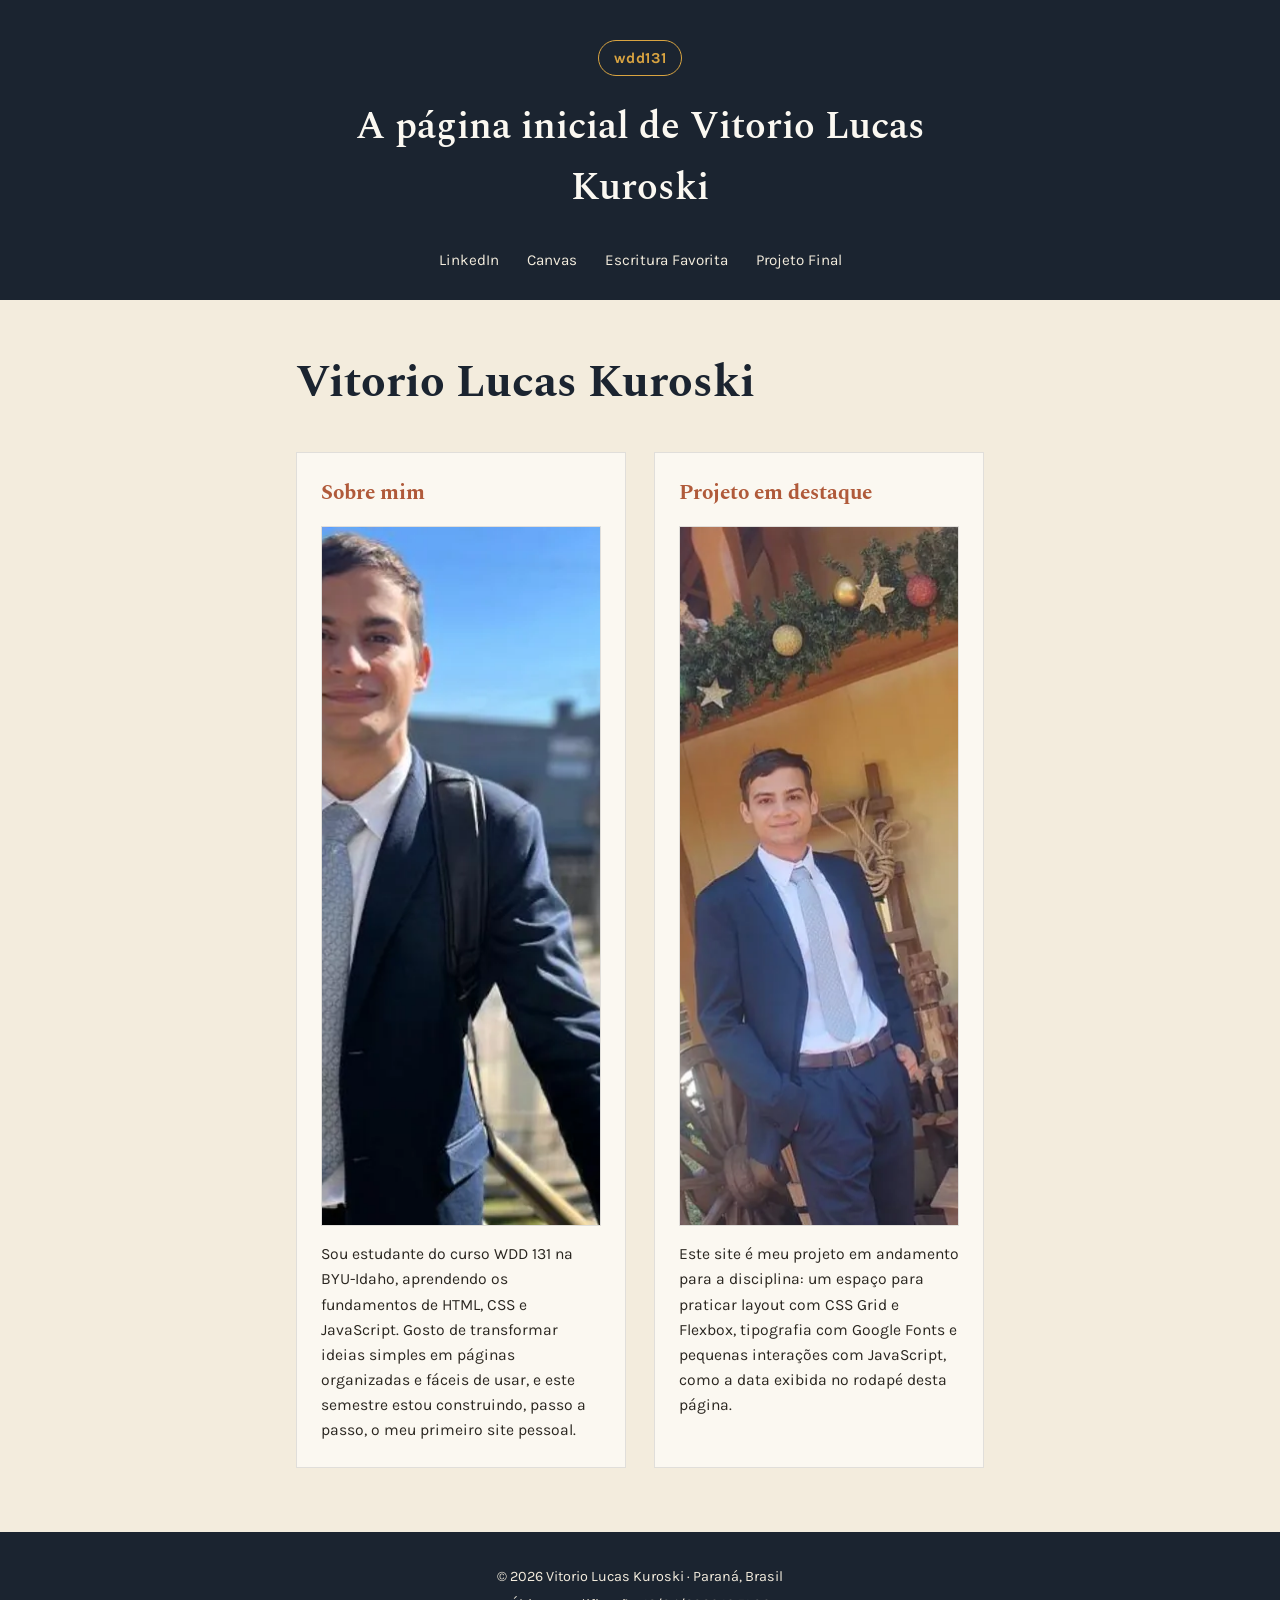
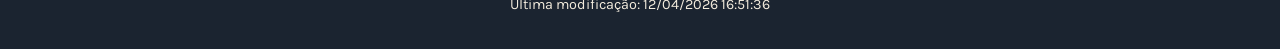
<file: index.html>
<!DOCTYPE html>
<html lang="pt-BR">
<head>
  <meta charset="UTF-8">
  <meta name="viewport" content="width=device-width, initial-scale=1.0">
  <title>WDD 131 – Fundamentos da Web Dinâmica - Vitorio Lucas Kuroski</title>
  <meta name="description" content="WDD 131 – Fundamentos da Web Dinâmica. Página inicial de Vitorio Lucas Kuroski, estudante do curso, com projetos e recursos de HTML, CSS e JavaScript.">
  <meta name="author" content="Vitorio Lucas Kuroski">

  <link rel="preconnect" href="https://fonts.googleapis.com">
  <link rel="preconnect" href="https://fonts.gstatic.com" crossorigin>
  <link href="https://fonts.googleapis.com/css2?family=Spectral:wght@400;600;700&family=Karla:wght@400;500;700&display=swap" rel="stylesheet">

  <link rel="stylesheet" href="estilos/base.css">
  <script src="scripts/obterdatas.js" defer></script>
</head>
<body>

  <header>
    <span class="logo">wdd131</span>
    <h1>A página inicial de Vitorio Lucas Kuroski</h1>
    <nav>
      <ul>
        <li><a href="https://www.linkedin.com/in/vitorio-kuroski" target="_blank" rel="noopener">LinkedIn</a></li>
        <li><a href="https://byupw.instructure.com/" target="_blank" rel="noopener">Canvas</a></li>
        <li><a href="https://www.churchofjesuschrist.org/study/scriptures/bofm/2-ne/28?lang=por&id=p30#p30" target="_blank" rel="noopener">Escritura Favorita</a></li>
        <li><a href="projeto/planejamentodosite.html">Projeto Final</a></li>
      </ul>
    </nav>
  </header>

  <main>
    <h1>Vitorio Lucas Kuroski</h1>

    <div class="cards">
      <section class="card">
        <h2>Sobre mim</h2>
        <img src="imagens/perfil-codigo.webp" alt="Vitorio Lucas Kuroski sorrindo ao ar livre, vestindo terno" width="900" height="700" loading="lazy">
        <p>
          Sou estudante do curso WDD 131 na BYU-Idaho, aprendendo os fundamentos
          de HTML, CSS e JavaScript. Gosto de transformar ideias simples em
          páginas organizadas e fáceis de usar, e este semestre estou
          construindo, passo a passo, o meu primeiro site pessoal.
        </p>
      </section>

      <section class="card">
        <h2>Projeto em destaque</h2>
        <img src="imagens/layout-projeto.webp" alt="Vitorio Lucas Kuroski em um ambiente decorado" width="900" height="700" loading="lazy">
        <p>
          Este site é meu projeto em andamento para a disciplina: um espaço
          para praticar layout com CSS Grid e Flexbox, tipografia com Google
          Fonts e pequenas interações com JavaScript, como a data exibida
          no rodapé desta página.
        </p>
      </section>
    </div>
  </main>

  <footer>
    <p>&copy; <span id="anoatual"></span> Vitorio Lucas Kuroski · Paraná, Brasil</p>
    <p id="ultimaModificacao"></p>
  </footer>

</body>
</html>
</file>
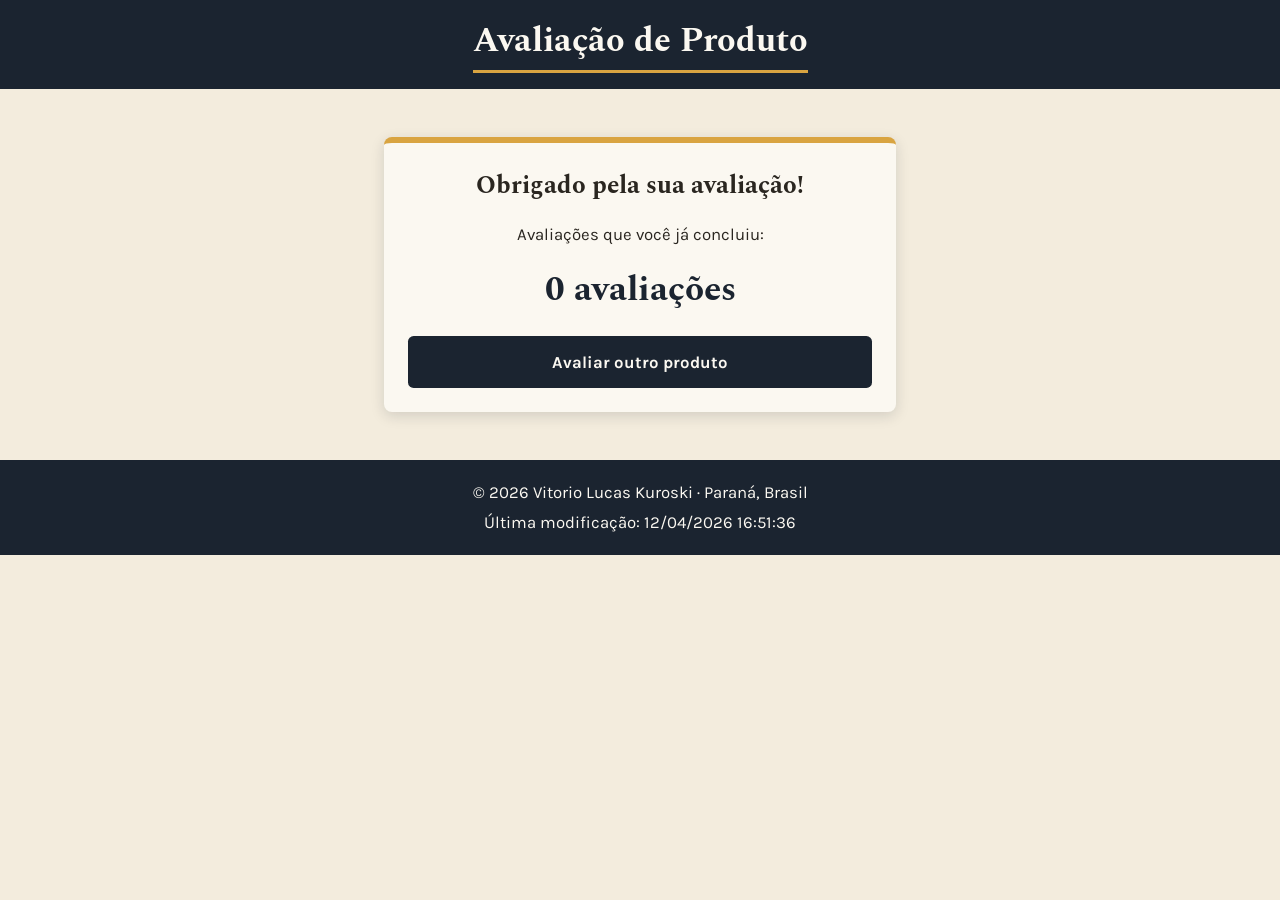
<file: avaliacao.html>
<!DOCTYPE html>
<html lang="pt-BR">
<head>
  <meta charset="UTF-8">
  <meta name="viewport" content="width=device-width, initial-scale=1.0">
  <title>Avaliação Enviada - Vitorio Lucas Kuroski</title>
  <meta name="description" content="Confirmação do envio da avaliação de produto, com o número de avaliações que você já concluiu.">
  <meta name="author" content="Vitorio Lucas Kuroski">
  <link rel="icon" href="imagens/favicon.svg" type="image/svg+xml">

  <link rel="preconnect" href="https://fonts.googleapis.com">
  <link rel="preconnect" href="https://fonts.gstatic.com" crossorigin>
  <link href="https://fonts.googleapis.com/css2?family=Spectral:wght@600;700&family=Karla:wght@400;600;700&display=swap" rel="stylesheet">

  <link rel="stylesheet" href="estilos/formulario.css">
  <script src="scripts/produtos.js" defer></script>
  <script src="scripts/avaliacao.js" defer></script>
  <script src="scripts/obterdatas.js" defer></script>
</head>
<body>

  <header>
    <h1>Avaliação de Produto</h1>
  </header>

  <main>
    <section class="confirmacao">
      <h2>Obrigado pela sua avaliação!</h2>
      <p id="resumo"></p>
      <p>Avaliações que você já concluiu:</p>
      <p id="contador" class="contador">0 avaliações</p>
      <a href="formulario.html" class="botao">Avaliar outro produto</a>
    </section>
  </main>

  <footer>
    <p>&copy; <span id="anoatual"></span> Vitorio Lucas Kuroski · Paraná, Brasil</p>
    <p id="ultimaModificacao"></p>
  </footer>

</body>
</html>
</file>
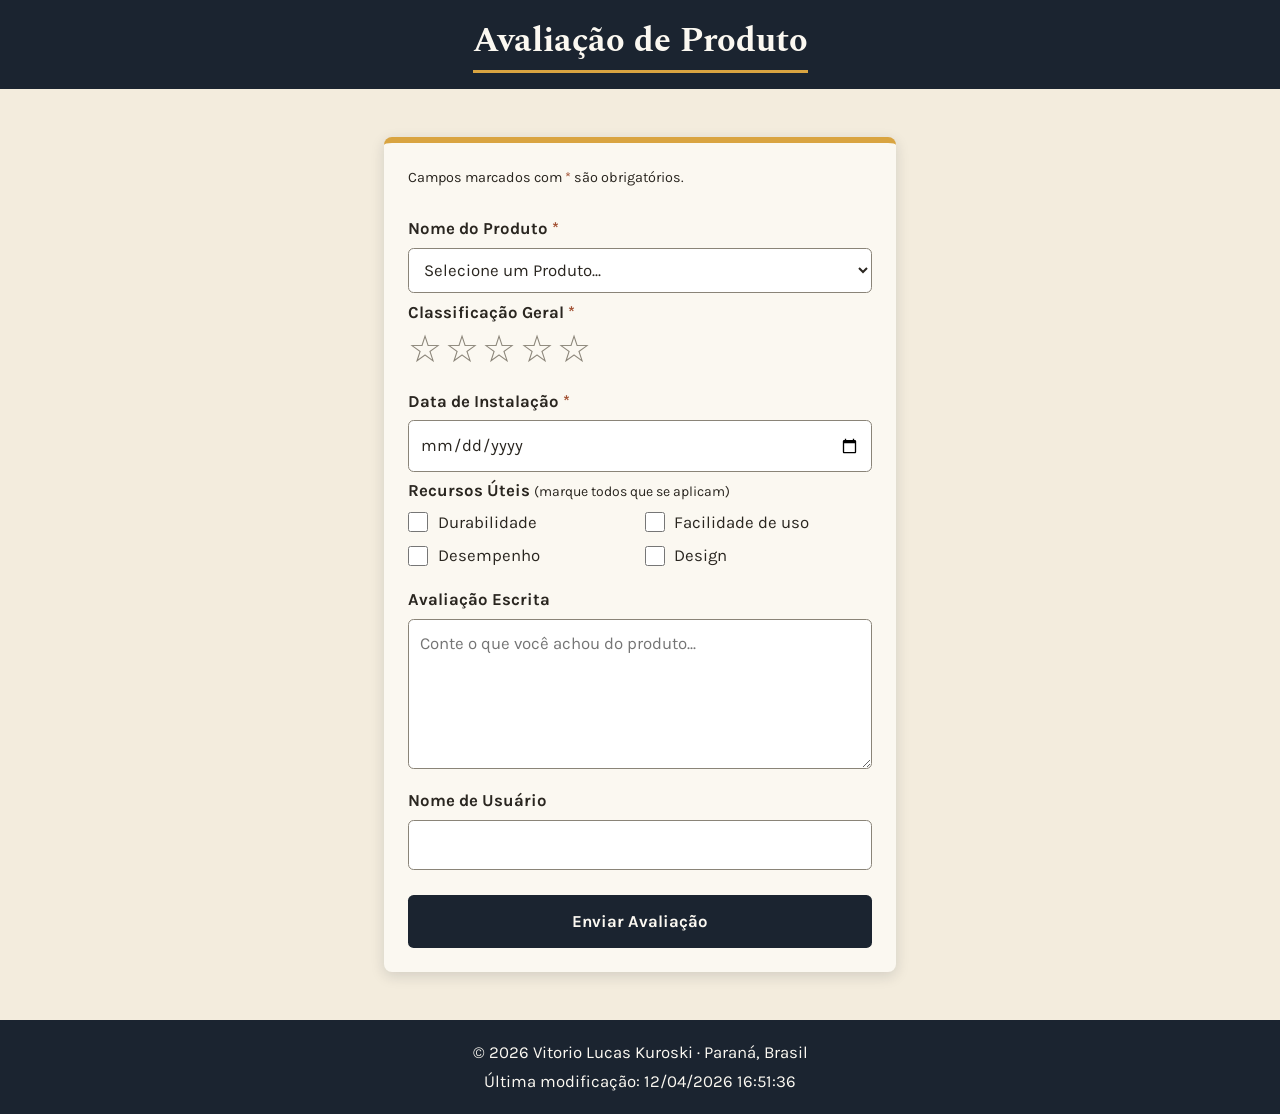
<file: formulario.html>
<!DOCTYPE html>
<html lang="pt-BR">
<head>
  <meta charset="UTF-8">
  <meta name="viewport" content="width=device-width, initial-scale=1.0">
  <title>Avaliação de Produto - Vitorio Lucas Kuroski</title>
  <meta name="description" content="Formulário de avaliação de produto: escolha o produto, dê uma nota de 1 a 5 estrelas, informe a data de instalação e conte o que achou.">
  <meta name="author" content="Vitorio Lucas Kuroski">
  <link rel="icon" href="imagens/favicon.svg" type="image/svg+xml">

  <link rel="preconnect" href="https://fonts.googleapis.com">
  <link rel="preconnect" href="https://fonts.gstatic.com" crossorigin>
  <link href="https://fonts.googleapis.com/css2?family=Spectral:wght@600;700&family=Karla:wght@400;600;700&display=swap" rel="stylesheet">

  <link rel="stylesheet" href="estilos/formulario.css">
  <script src="scripts/produtos.js" defer></script>
  <script src="scripts/formulario.js" defer></script>
  <script src="scripts/obterdatas.js" defer></script>
</head>
<body>

  <header>
    <h1>Avaliação de Produto</h1>
  </header>

  <main>
    <form action="avaliacao.html" method="get">

      <p class="aviso">Campos marcados com <span class="obrigatorio">*</span> são obrigatórios.</p>

      <label for="produto">Nome do Produto <span class="obrigatorio">*</span></label>
      <select id="produto" name="produto" required>
        <option value="" disabled selected>Selecione um Produto...</option>
      </select>

      <fieldset class="estrelas">
        <legend>Classificação Geral <span class="obrigatorio">*</span></legend>
        <input type="radio" id="nota1" name="nota" value="1" required>
        <label for="nota1"><span class="sr-only">1 estrela</span></label>
        <input type="radio" id="nota2" name="nota" value="2" required>
        <label for="nota2"><span class="sr-only">2 estrelas</span></label>
        <input type="radio" id="nota3" name="nota" value="3" required>
        <label for="nota3"><span class="sr-only">3 estrelas</span></label>
        <input type="radio" id="nota4" name="nota" value="4" required>
        <label for="nota4"><span class="sr-only">4 estrelas</span></label>
        <input type="radio" id="nota5" name="nota" value="5" required>
        <label for="nota5"><span class="sr-only">5 estrelas</span></label>
      </fieldset>

      <label for="data-instalacao">Data de Instalação <span class="obrigatorio">*</span></label>
      <input type="date" id="data-instalacao" name="dataInstalacao" required>

      <fieldset class="recursos">
        <legend>Recursos Úteis <small>(marque todos que se aplicam)</small></legend>
        <input type="checkbox" id="durabilidade" name="recursos" value="durabilidade">
        <label for="durabilidade">Durabilidade</label>
        <input type="checkbox" id="facilidade" name="recursos" value="facilidade-de-uso">
        <label for="facilidade">Facilidade de uso</label>
        <input type="checkbox" id="desempenho" name="recursos" value="desempenho">
        <label for="desempenho">Desempenho</label>
        <input type="checkbox" id="design" name="recursos" value="design">
        <label for="design">Design</label>
      </fieldset>

      <label for="avaliacao-escrita">Avaliação Escrita</label>
      <textarea id="avaliacao-escrita" name="avaliacaoEscrita" rows="5" placeholder="Conte o que você achou do produto..."></textarea>

      <label for="nome-usuario">Nome de Usuário</label>
      <input type="text" id="nome-usuario" name="nomeUsuario" autocomplete="name">

      <input type="submit" value="Enviar Avaliação">
    </form>
  </main>

  <footer>
    <p>&copy; <span id="anoatual"></span> Vitorio Lucas Kuroski · Paraná, Brasil</p>
    <p id="ultimaModificacao"></p>
  </footer>

</body>
</html>
</file>
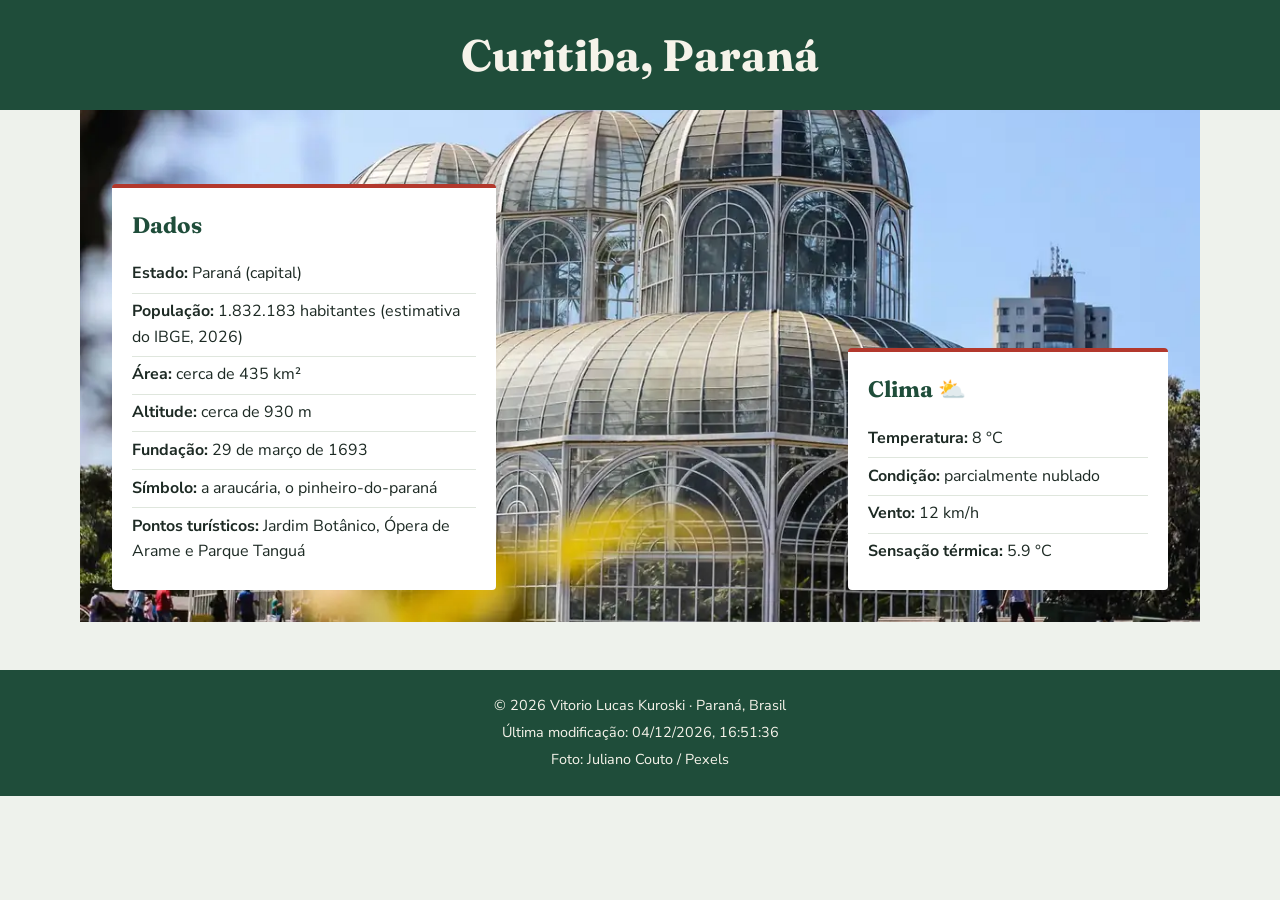
<file: local.html>
<!DOCTYPE html>
<html lang="pt-BR">
<head>
    <meta charset="UTF-8">
    <meta name="viewport" content="width=device-width, initial-scale=1.0">
    <title>Curitiba, Paraná - Vitorio Lucas Kuroski</title>
    <meta name="description" content="Página sobre Curitiba, capital do Paraná, com dados da cidade e o clima atual.">
    <meta name="author" content="Vitorio Lucas Kuroski">

    <link rel="preconnect" href="https://fonts.googleapis.com">
    <link rel="preconnect" href="https://fonts.gstatic.com" crossorigin>
    <link href="https://fonts.googleapis.com/css2?family=Fraunces:wght@600;700&family=Nunito+Sans:wght@400;600;700&display=swap" rel="stylesheet">

    <link rel="stylesheet" href="estilos/local.css">
    <link rel="stylesheet" href="estilos/local-grande.css" media="(min-width: 768px)">
    <script src="scripts/local.js" defer></script>
</head>
<body>

    <header>
        <h1>Curitiba, Paraná</h1>
    </header>

    <main>
        <picture class="hero">
            <source media="(min-width: 768px)" srcset="imagens/curitiba-grande.webp" width="1200" height="800">
            <img src="imagens/curitiba-pequena.webp"
                 alt="Estufa de vidro e ferro do Jardim Botânico de Curitiba, com três cúpulas, sob um céu azul"
                 width="480" height="320">
        </picture>

        <section class="dados">
            <h2>Dados</h2>
            <ul>
                <li><strong>Estado:</strong> Paraná (capital)</li>
                <li><strong>População:</strong> 1.832.183 habitantes (estimativa do IBGE, 2026)</li>
                <li><strong>Área:</strong> cerca de 435 km²</li>
                <li><strong>Altitude:</strong> cerca de 930 m</li>
                <li><strong>Fundação:</strong> 29 de março de 1693</li>
                <li><strong>Símbolo:</strong> a araucária, o pinheiro-do-paraná</li>
                <li><strong>Pontos turísticos:</strong> Jardim Botânico, Ópera de Arame e Parque Tanguá</li>
            </ul>
        </section>

        <section class="clima">
            <h2>Clima</h2>
            <img class="icone-clima" src="imagens/clima.svg" alt="Ícone de tempo parcialmente nublado" width="64" height="64">
            <ul>
                <li><strong>Temperatura:</strong> <span id="temperatura">8</span> °C</li>
                <li><strong>Condição:</strong> parcialmente nublado</li>
                <li><strong>Vento:</strong> <span id="vento">12</span> km/h</li>
                <li><strong>Sensação térmica:</strong> <span id="sensacao">--</span></li>
            </ul>
        </section>
    </main>

    <footer>
        <p>&copy; <span id="ano-atual"></span> Vitorio Lucas Kuroski &middot; Paraná, Brasil</p>
        <p>Última modificação: <span id="ultima-modificacao"></span></p>
        <p>Foto: Juliano Couto / Pexels</p>
    </footer>

</body>
</html>
</file>
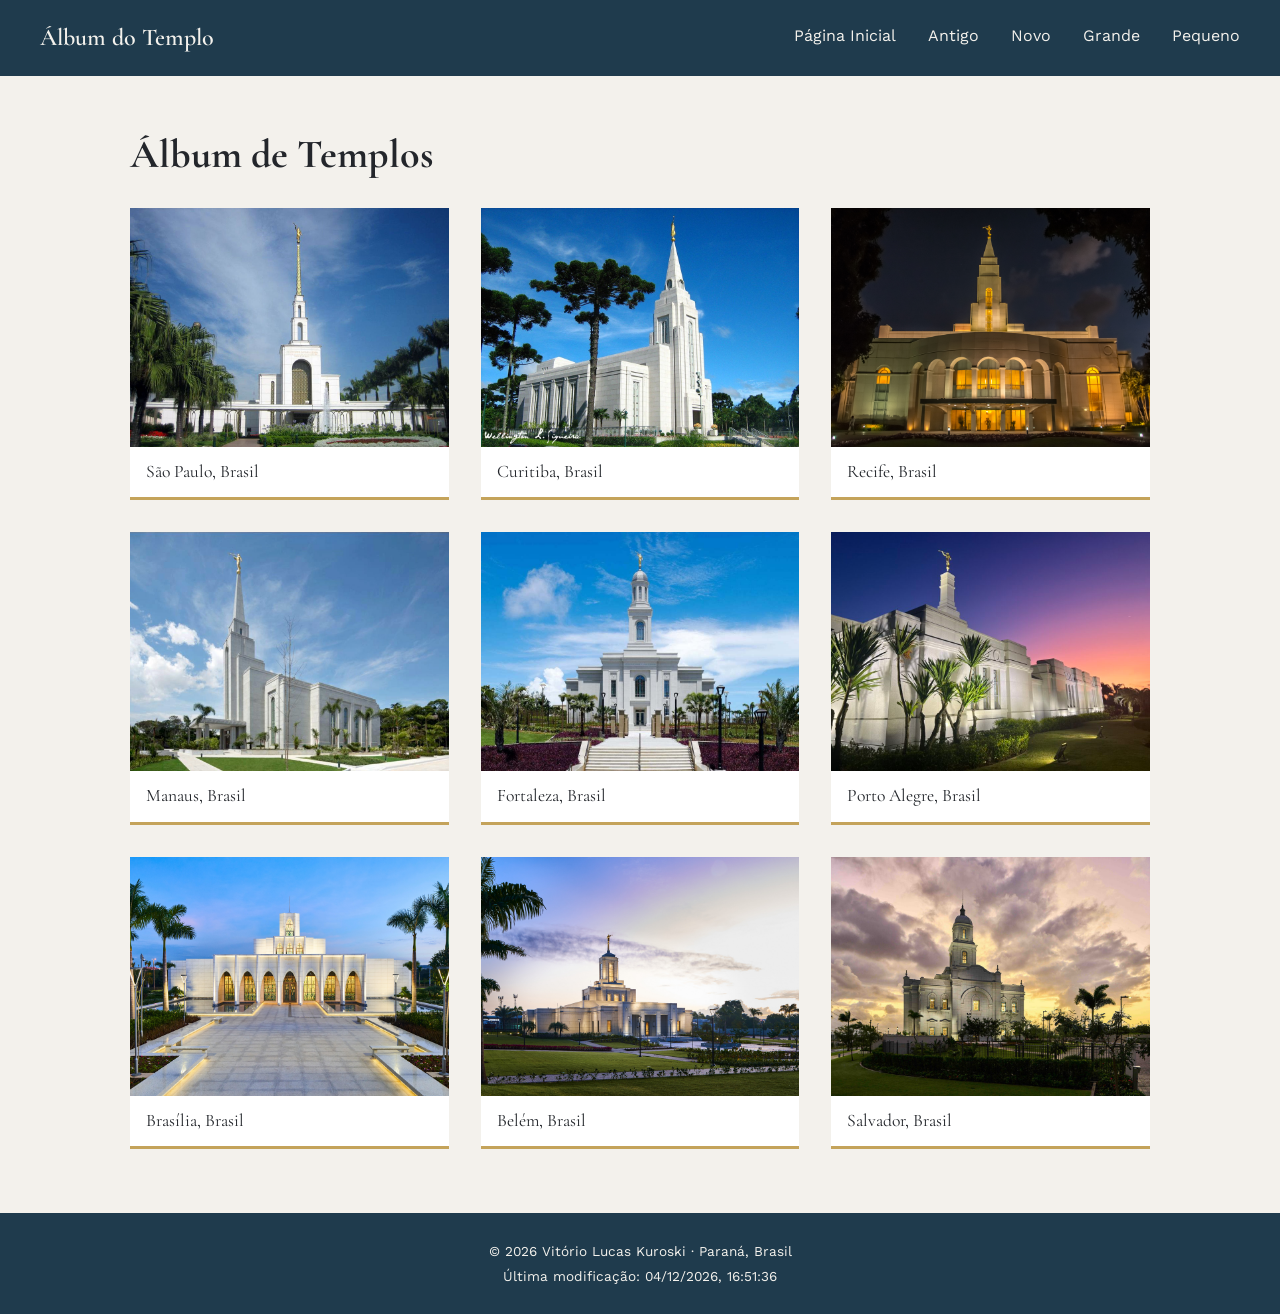
<file: templos.html>
<!DOCTYPE html>
<html lang="pt-br">
<head>
    <meta charset="UTF-8">
    <meta name="viewport" content="width=device-width, initial-scale=1.0">
    <title>Álbum do Templo - Vitório Lucas Kuroski</title>

    <link rel="preconnect" href="https://fonts.googleapis.com">
    <link rel="preconnect" href="https://fonts.gstatic.com" crossorigin>
    <link href="https://fonts.googleapis.com/css2?family=Cormorant+Garamond:wght@500;600;700&family=Work+Sans:wght@400;500;600&display=swap" rel="stylesheet">

    <link rel="stylesheet" href="estilos/templos.css">
    <link rel="stylesheet" href="estilos/templos-grandes.css">
    <script src="scripts/templos.js" defer></script>
</head>
<body>

    <header>
        <div class="header-bar">
            <p class="brand">Álbum do Templo</p>
            <button id="nav-toggle" class="nav-toggle" aria-controls="site-nav" aria-expanded="false">
                <span class="nav-toggle-icon" aria-hidden="true">☰</span>
                <span class="sr-only">Abrir menu</span>
            </button>
        </div>
        <nav id="site-nav">
            <ul>
                <li><a href="index.html">Página Inicial</a></li>
                <li><a href="#">Antigo</a></li>
                <li><a href="#">Novo</a></li>
                <li><a href="#">Grande</a></li>
                <li><a href="#">Pequeno</a></li>
            </ul>
        </nav>
    </header>

    <main>
        <h1>Álbum de Templos</h1>

        <div class="album-grid">
            <figure>
                <img src="imagens/sao-paulo-brasil.jpg" alt="Templo de São Paulo, Brasil" loading="lazy">
                <figcaption>São Paulo, Brasil</figcaption>
            </figure>
            <figure>
                <img src="imagens/curitiba-brasil.jpg" alt="Templo de Curitiba, Brasil" loading="lazy">
                <figcaption>Curitiba, Brasil</figcaption>
            </figure>
            <figure>
                <img src="imagens/recife-brasil.jpg" alt="Templo de Recife, Brasil" loading="lazy">
                <figcaption>Recife, Brasil</figcaption>
            </figure>
            <figure>
                <img src="imagens/manaus-brasil.jpg" alt="Templo de Manaus, Brasil" loading="lazy">
                <figcaption>Manaus, Brasil</figcaption>
            </figure>
            <figure>
                <img src="imagens/fortaleza-brasil.jpg" alt="Templo de Fortaleza, Brasil" loading="lazy">
                <figcaption>Fortaleza, Brasil</figcaption>
            </figure>
            <figure>
                <img src="imagens/porto-alegre-brasil.jpg" alt="Templo de Porto Alegre, Brasil" loading="lazy">
                <figcaption>Porto Alegre, Brasil</figcaption>
            </figure>
            <figure>
                <img src="imagens/brasilia-brasil.jpg" alt="Templo de Brasília, Brasil" loading="lazy">
                <figcaption>Brasília, Brasil</figcaption>
            </figure>
            <figure>
                <img src="imagens/belem-brasil.jpg" alt="Templo de Belém, Brasil" loading="lazy">
                <figcaption>Belém, Brasil</figcaption>
            </figure>
            <figure>
                <img src="imagens/salvador-brasil.jpg" alt="Templo de Salvador, Brasil" loading="lazy">
                <figcaption>Salvador, Brasil</figcaption>
            </figure>
        </div>
    </main>

    <footer>
        <p>&copy; <span id="ano-atual"></span> Vitório Lucas Kuroski &middot; Paraná, Brasil</p>
        <p>Última modificação: <span id="ultima-modificacao"></span></p>
    </footer>

</body>
</html>
</file>
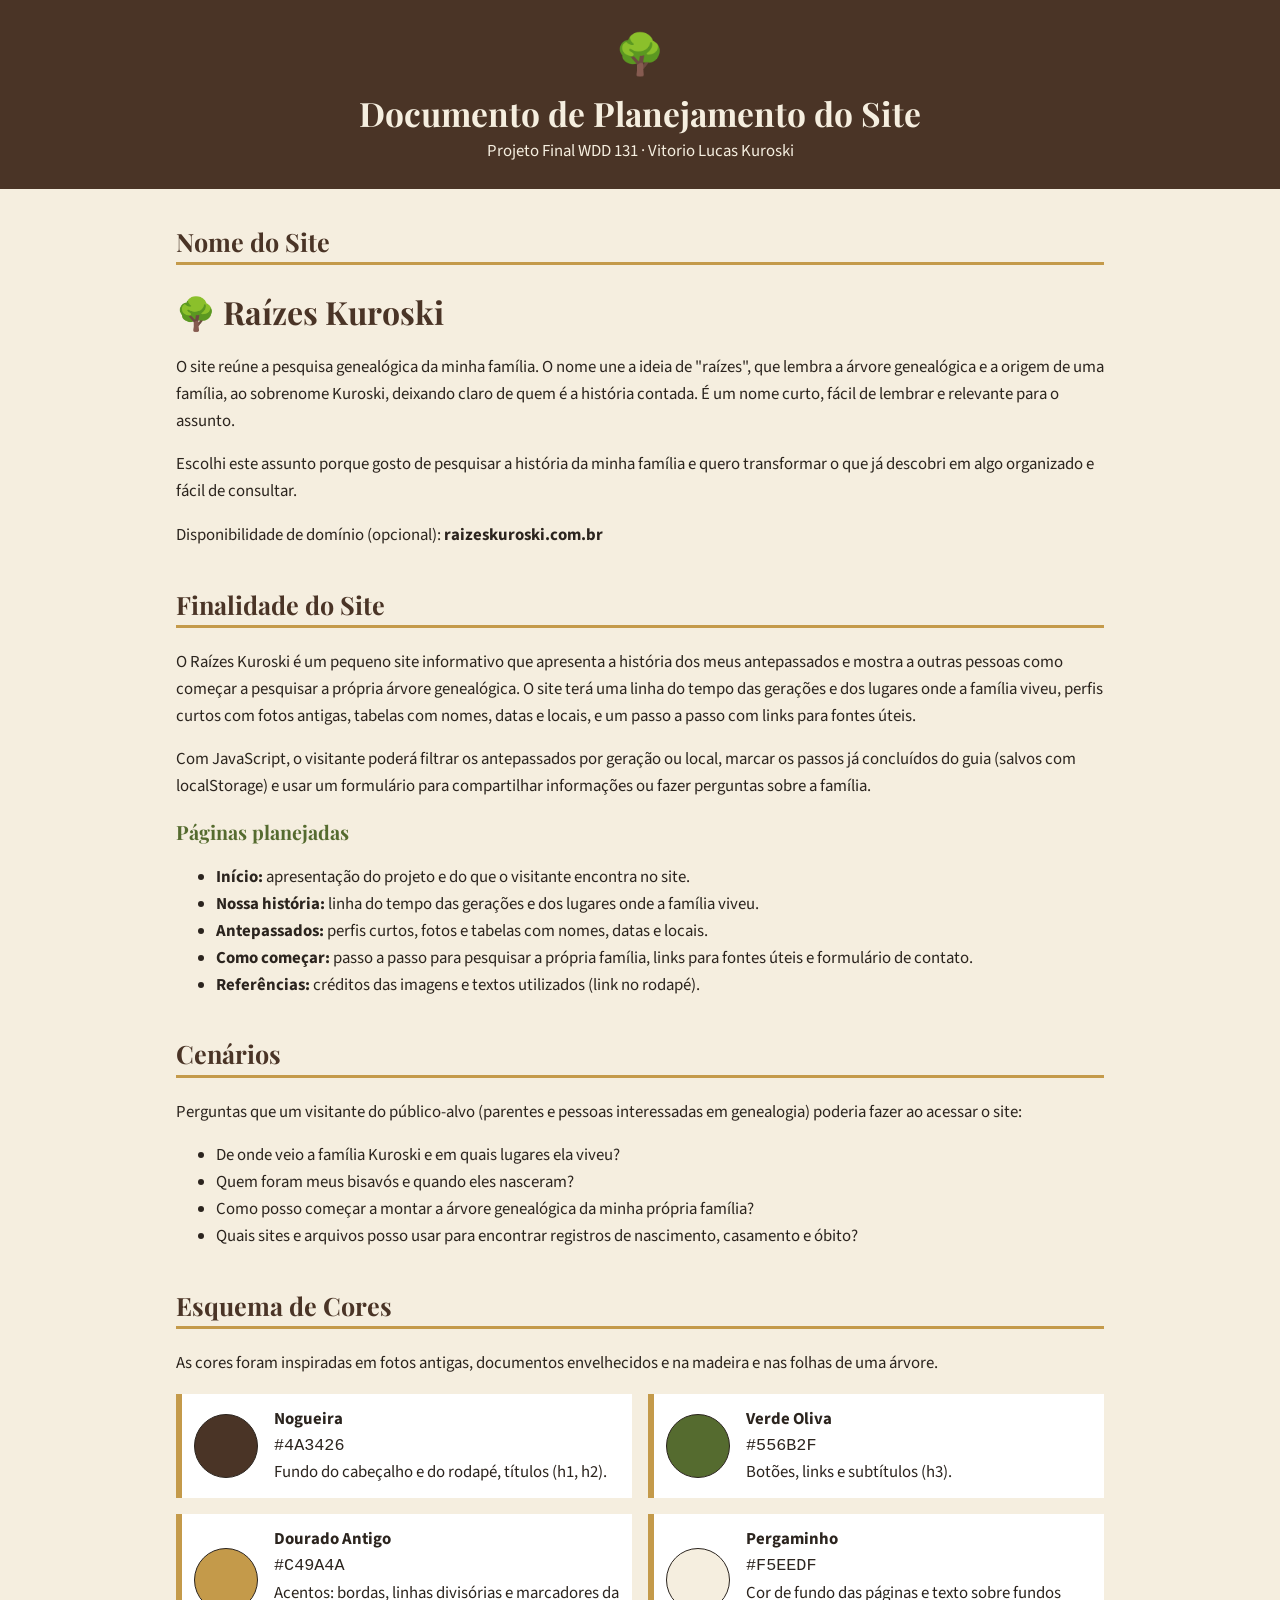
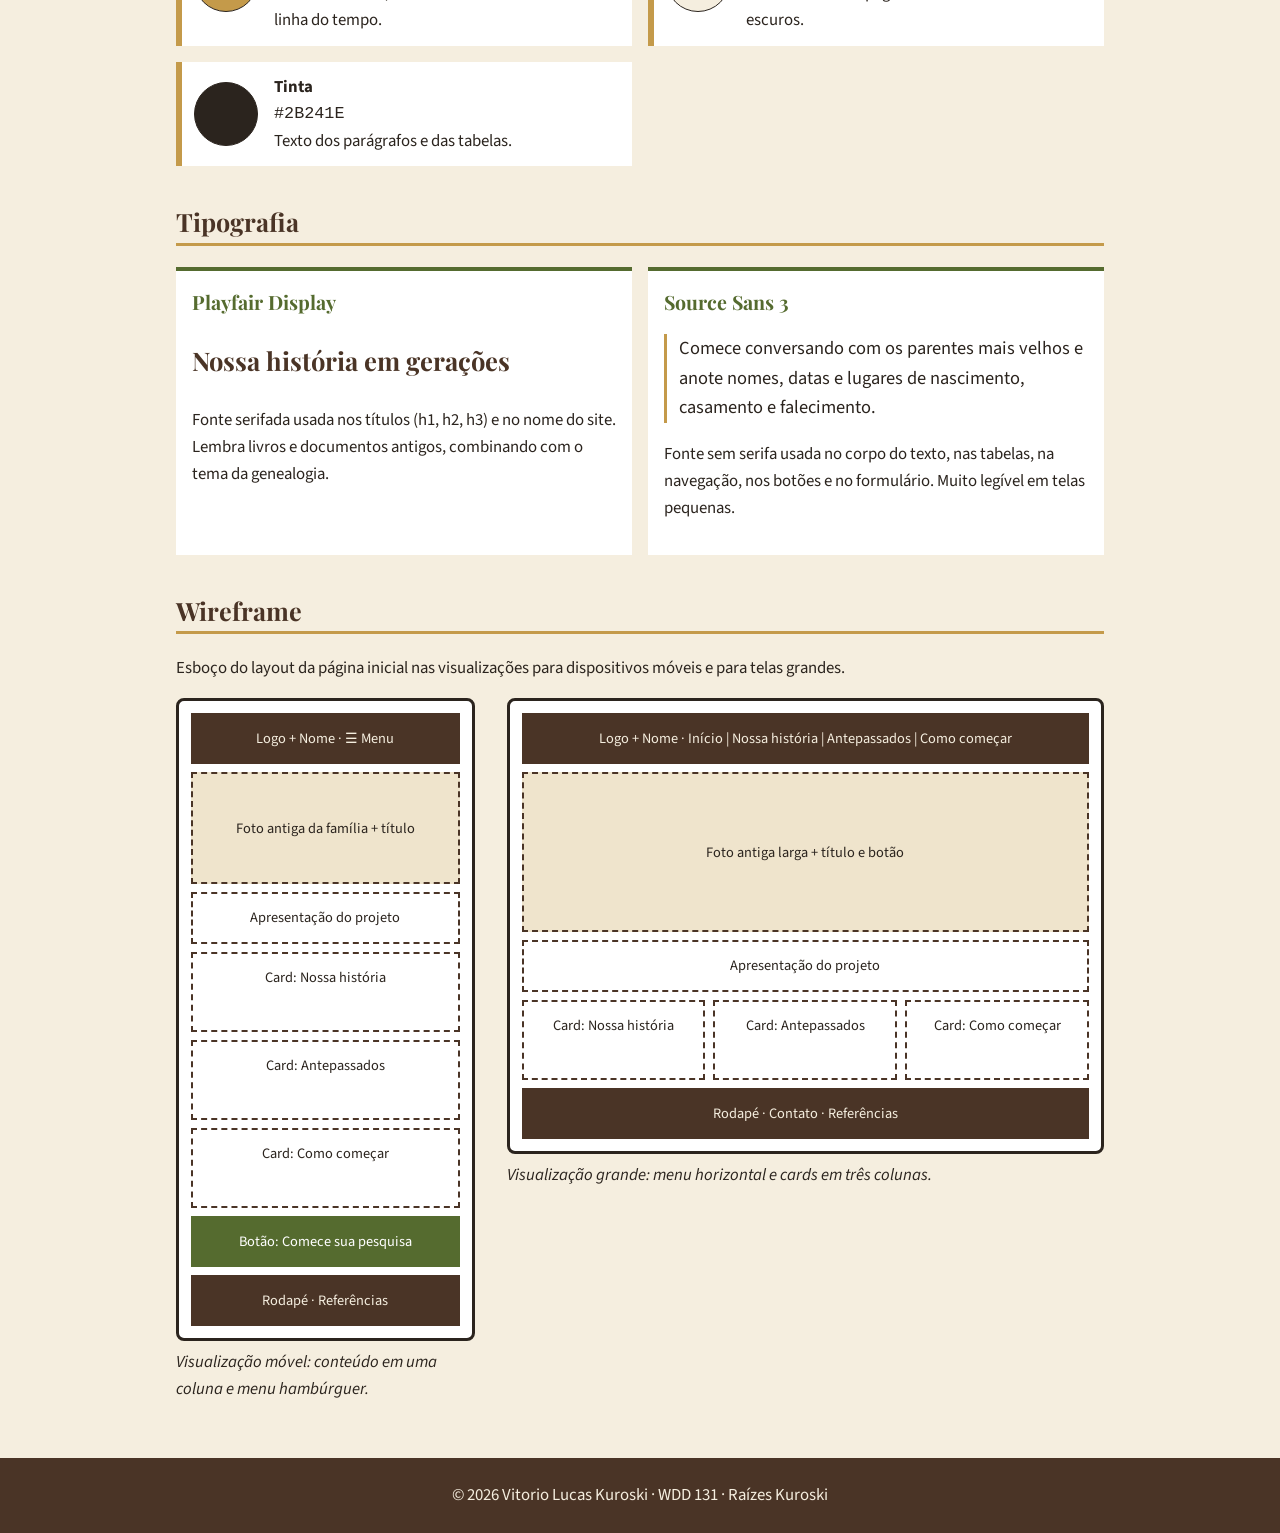
<file: projeto/planejamentodosite.html>
<!DOCTYPE html>
<html lang="pt-BR">
<head>
  <meta charset="UTF-8">
  <meta name="viewport" content="width=device-width, initial-scale=1.0">
  <title>Planejamento do Site – Raízes Kuroski | Vitorio Lucas Kuroski</title>
  <meta name="description" content="Documento de planejamento do site Raízes Kuroski: nome, finalidade, cenários, esquema de cores, tipografia e wireframes do projeto final de WDD 131 sobre a pesquisa genealógica da família.">
  <meta name="author" content="Vitorio Lucas Kuroski">
  <link rel="icon" href="imagens/favicon.svg" type="image/svg+xml">

  <link rel="preconnect" href="https://fonts.googleapis.com">
  <link rel="preconnect" href="https://fonts.gstatic.com" crossorigin>
  <link href="https://fonts.googleapis.com/css2?family=Playfair+Display:wght@600;700&family=Source+Sans+3:wght@400;600&display=swap" rel="stylesheet">

  <link rel="stylesheet" href="estilos/planejamento.css">
</head>
<body>

  <header>
    <p class="logo" aria-hidden="true">🌳</p>
    <h1>Documento de Planejamento do Site</h1>
    <p class="subtitulo">Projeto Final WDD 131 · Vitorio Lucas Kuroski</p>
  </header>

  <main>

    <section id="nome">
      <h2>Nome do Site</h2>
      <p class="destaque-nome"><span aria-hidden="true">🌳</span> Raízes Kuroski</p>
      <p>
        O site reúne a pesquisa genealógica da minha família. O nome une a ideia de "raízes",
        que lembra a árvore genealógica e a origem de uma família, ao sobrenome Kuroski, deixando
        claro de quem é a história contada. É um nome curto, fácil de lembrar e relevante para o assunto.
      </p>
      <p>
        Escolhi este assunto porque gosto de pesquisar a história da minha família e quero transformar
        o que já descobri em algo organizado e fácil de consultar.
      </p>
      <p>Disponibilidade de domínio (opcional): <strong>raizeskuroski.com.br</strong></p>
    </section>

    <section id="finalidade">
      <h2>Finalidade do Site</h2>
      <p>
        O Raízes Kuroski é um pequeno site informativo que apresenta a história dos meus antepassados
        e mostra a outras pessoas como começar a pesquisar a própria árvore genealógica. O site terá
        uma linha do tempo das gerações e dos lugares onde a família viveu, perfis curtos com fotos
        antigas, tabelas com nomes, datas e locais, e um passo a passo com links para fontes úteis.
      </p>
      <p>
        Com JavaScript, o visitante poderá filtrar os antepassados por geração ou local, marcar os
        passos já concluídos do guia (salvos com localStorage) e usar um formulário para compartilhar
        informações ou fazer perguntas sobre a família.
      </p>
      <h3>Páginas planejadas</h3>
      <ul>
        <li><strong>Início:</strong> apresentação do projeto e do que o visitante encontra no site.</li>
        <li><strong>Nossa história:</strong> linha do tempo das gerações e dos lugares onde a família viveu.</li>
        <li><strong>Antepassados:</strong> perfis curtos, fotos e tabelas com nomes, datas e locais.</li>
        <li><strong>Como começar:</strong> passo a passo para pesquisar a própria família, links para fontes úteis e formulário de contato.</li>
        <li><strong>Referências:</strong> créditos das imagens e textos utilizados (link no rodapé).</li>
      </ul>
    </section>

    <section id="cenarios">
      <h2>Cenários</h2>
      <p>Perguntas que um visitante do público-alvo (parentes e pessoas interessadas em genealogia) poderia fazer ao acessar o site:</p>
      <ul>
        <li>De onde veio a família Kuroski e em quais lugares ela viveu?</li>
        <li>Quem foram meus bisavós e quando eles nasceram?</li>
        <li>Como posso começar a montar a árvore genealógica da minha própria família?</li>
        <li>Quais sites e arquivos posso usar para encontrar registros de nascimento, casamento e óbito?</li>
      </ul>
    </section>

    <section id="cores">
      <h2>Esquema de Cores</h2>
      <p>As cores foram inspiradas em fotos antigas, documentos envelhecidos e na madeira e nas folhas de uma árvore.</p>
      <ul class="paleta">
        <li class="cor">
          <span class="amostra amostra-nogueira"></span>
          <span class="cor-info">
            <strong>Nogueira</strong>
            <code>#4A3426</code>
            Fundo do cabeçalho e do rodapé, títulos (h1, h2).
          </span>
        </li>
        <li class="cor">
          <span class="amostra amostra-oliva"></span>
          <span class="cor-info">
            <strong>Verde Oliva</strong>
            <code>#556B2F</code>
            Botões, links e subtítulos (h3).
          </span>
        </li>
        <li class="cor">
          <span class="amostra amostra-dourado"></span>
          <span class="cor-info">
            <strong>Dourado Antigo</strong>
            <code>#C49A4A</code>
            Acentos: bordas, linhas divisórias e marcadores da linha do tempo.
          </span>
        </li>
        <li class="cor">
          <span class="amostra amostra-pergaminho"></span>
          <span class="cor-info">
            <strong>Pergaminho</strong>
            <code>#F5EEDF</code>
            Cor de fundo das páginas e texto sobre fundos escuros.
          </span>
        </li>
        <li class="cor">
          <span class="amostra amostra-tinta"></span>
          <span class="cor-info">
            <strong>Tinta</strong>
            <code>#2B241E</code>
            Texto dos parágrafos e das tabelas.
          </span>
        </li>
      </ul>
    </section>

    <section id="tipografia">
      <h2>Tipografia</h2>
      <div class="fontes">
        <div class="fonte">
          <h3>Playfair Display</h3>
          <p class="exemplo-titulo">Nossa história em gerações</p>
          <p>Fonte serifada usada nos títulos (h1, h2, h3) e no nome do site. Lembra livros e documentos antigos, combinando com o tema da genealogia.</p>
        </div>
        <div class="fonte">
          <h3>Source Sans 3</h3>
          <p class="exemplo-corpo">Comece conversando com os parentes mais velhos e anote nomes, datas e lugares de nascimento, casamento e falecimento.</p>
          <p>Fonte sem serifa usada no corpo do texto, nas tabelas, na navegação, nos botões e no formulário. Muito legível em telas pequenas.</p>
        </div>
      </div>
    </section>

    <section id="wireframe">
      <h2>Wireframe</h2>
      <p>Esboço do layout da página inicial nas visualizações para dispositivos móveis e para telas grandes.</p>

      <div class="wireframes">
        <figure>
          <div class="wf wf-movel" aria-hidden="true">
            <div class="bloco wf-cabecalho">Logo + Nome · ☰ Menu</div>
            <div class="bloco wf-hero">Foto antiga da família + título</div>
            <div class="bloco wf-texto">Apresentação do projeto</div>
            <div class="bloco wf-card">Card: Nossa história</div>
            <div class="bloco wf-card">Card: Antepassados</div>
            <div class="bloco wf-card">Card: Como começar</div>
            <div class="bloco wf-botao">Botão: Comece sua pesquisa</div>
            <div class="bloco wf-rodape">Rodapé · Referências</div>
          </div>
          <figcaption>Visualização móvel: conteúdo em uma coluna e menu hambúrguer.</figcaption>
        </figure>

        <figure>
          <div class="wf wf-grande" aria-hidden="true">
            <div class="bloco wf-cabecalho">Logo + Nome · Início | Nossa história | Antepassados | Como começar</div>
            <div class="bloco wf-hero">Foto antiga larga + título e botão</div>
            <div class="bloco wf-texto">Apresentação do projeto</div>
            <div class="bloco wf-card">Card: Nossa história</div>
            <div class="bloco wf-card">Card: Antepassados</div>
            <div class="bloco wf-card">Card: Como começar</div>
            <div class="bloco wf-rodape">Rodapé · Contato · Referências</div>
          </div>
          <figcaption>Visualização grande: menu horizontal e cards em três colunas.</figcaption>
        </figure>
      </div>
    </section>

  </main>

  <footer>
    <p>&copy; 2026 Vitorio Lucas Kuroski · WDD 131 · Raízes Kuroski</p>
  </footer>

</body>
</html>
</file>
<file: estilos/base.css>
/* ============================================
   WDD 131 — Página Inicial
   Paleta: tinta noturna, dourado e papel
   ============================================ */

:root {
  --ink: #1b2430;
  --ink-soft: #2a3644;
  --gold: #d9a441;
  --paper: #f3ecdd;
  --paper-white: #fbf8f1;
  --rust: #b05a3a;
  --sage: #7a8f78;
  --text: #2a2620;

  --font-display: "Spectral", Georgia, serif;
  --font-body: "Karla", "Segoe UI", sans-serif;

  --max-width: 46rem;
}

* {
  box-sizing: border-box;
}

body {
  margin: 0;
  background: var(--paper);
  color: var(--text);
  font-family: var(--font-body);
  line-height: 1.6;
}

img {
  max-width: 100%;
  display: block;
}

a {
  color: inherit;
}

/* ---------- Cabeçalho ---------- */

header {
  background: var(--ink);
  color: var(--paper-white);
  padding: 2.5rem 1.5rem 1.75rem;
}

header .logo {
  display: block;
  width: fit-content;
  margin: 0 auto 1.25rem;
  font-family: var(--font-body);
  font-weight: 700;
  font-size: 0.95rem;
  letter-spacing: 0.04em;
  color: var(--gold);
  border: 1px solid var(--gold);
  border-radius: 999px;
  padding: 0.3rem 0.9rem;
}

header h1 {
  font-family: var(--font-display);
  font-weight: 600;
  font-size: clamp(1.6rem, 4vw, 2.4rem);
  text-align: center;
  margin: 0 0 1.75rem;
  max-width: 30ch;
  margin-inline: auto;
}

nav ul {
  list-style: none;
  display: flex;
  flex-wrap: wrap;
  justify-content: center;
  gap: 1.75rem;
  margin: 0;
  padding: 0;
}

nav a {
  text-decoration: none;
  font-size: 0.95rem;
  color: var(--paper);
  position: relative;
  padding-bottom: 0.2rem;
}

nav a::after {
  content: "";
  position: absolute;
  left: 0;
  bottom: 0;
  width: 0;
  height: 2px;
  background: var(--gold);
  transition: width 0.25s ease;
}

nav a:hover::after,
nav a:focus-visible::after {
  width: 100%;
}

nav a:focus-visible {
  outline: 2px solid var(--gold);
  outline-offset: 4px;
}

/* ---------- Conteúdo principal ---------- */

main {
  max-width: var(--max-width);
  margin: 0 auto;
  padding: 3rem 1.5rem 4rem;
}

main > h1 {
  font-family: var(--font-display);
  font-weight: 700;
  font-size: clamp(1.9rem, 5vw, 2.8rem);
  color: var(--ink);
  margin: 0 0 2rem;
}

.cards {
  display: grid;
  grid-template-columns: repeat(2, 1fr);
  gap: 1.75rem;
}

.card {
  background: var(--paper-white);
  border: 1px solid rgba(27, 36, 48, 0.12);
  padding: 1.5rem;
}

.card h2 {
  font-family: var(--font-display);
  font-size: 1.3rem;
  color: var(--rust);
  margin: 0 0 1rem;
}

.card img {
  border: 1px solid rgba(27, 36, 48, 0.12);
  margin-bottom: 1rem;
  aspect-ratio: 9 / 7;
  object-fit: cover;
}

.card p {
  margin: 0;
  font-size: 0.98rem;
}

@media (max-width: 40rem) {
  .cards {
    grid-template-columns: 1fr;
  }
}

/* ---------- Rodapé ---------- */

footer {
  background: var(--ink);
  color: var(--paper);
  text-align: center;
  padding: 1.75rem 1.5rem;
  font-size: 0.9rem;
}

footer p {
  margin: 0.3rem 0;
}
</file>
<file: estilos/formulario.css>
/* ============================================
   Formulário de Avaliação de Produto
   Paleta: tinta noturna, dourado e papel
   ============================================ */

:root {
  --tinta: #1b2430;
  --dourado: #d9a441;
  --papel: #f3ecdd;
  --branco: #fbf8f1;
  --ferrugem: #a14f31;
  --texto: #2a2620;
  --cinza: #8a8478;
  --estrela: #a87214;

  --fonte-titulo: "Spectral", Georgia, serif;
  --fonte-corpo: "Karla", "Segoe UI", sans-serif;
}

* {
  box-sizing: border-box;
}

body {
  margin: 0;
  background: var(--papel);
  color: var(--texto);
  font-family: var(--fonte-corpo);
  font-size: 1.05rem;
  line-height: 1.5;
}

header,
footer {
  background: var(--tinta);
  color: var(--branco);
  text-align: center;
  padding: 1rem;
}

header h1,
h2 {
  font-family: var(--fonte-titulo);
  margin: 0;
}

header h1 {
  border-bottom: 3px solid var(--dourado);
  display: inline-block;
  padding-bottom: 0.25rem;
}

footer p {
  margin: 0.25rem 0;
}

main {
  padding: 1.5rem 1rem;
}

/* Cartão do formulário e da confirmação */
form,
.confirmacao {
  max-width: 32rem;
  margin: 0 auto;
  background: var(--branco);
  border-top: 6px solid var(--dourado);
  border-radius: 0.5rem;
  padding: 1.5rem;
  box-shadow: 0 4px 14px #1b243026;
}

form {
  display: grid;
  gap: 0.4rem;
}

.aviso {
  margin: 0 0 0.5rem;
  font-size: 0.9rem;
}

.obrigatorio {
  color: var(--ferrugem);
}

form > label,
legend {
  font-weight: 700;
  margin-top: 0.8rem;
}

select,
input[type="date"],
input[type="text"],
textarea {
  width: 100%;
  padding: 0.7rem;
  font: inherit;
  color: var(--texto);
  background: #fff;
  border: 1px solid var(--cinza);
  border-radius: 0.35rem;
}

select:focus,
input:focus-visible,
textarea:focus {
  outline: 3px solid var(--tinta);
  outline-offset: 2px;
}

/* Campos obrigatórios preenchidos corretamente */
select:valid,
input[type="date"]:valid {
  border-left: 6px solid #4e7a3a;
}

textarea {
  resize: vertical;
}

fieldset {
  border: none;
  padding: 0;
  margin: 0;
}

legend {
  padding: 0;
  margin-bottom: 0.4rem;
}

legend small {
  font-weight: 400;
}

/* Estrelas da classificação */
.estrelas {
  position: relative;
  display: flex;
  flex-wrap: wrap;
  gap: 0.2rem;
}

.estrelas input {
  position: absolute;
  opacity: 0;
  width: 1px;
  height: 1px;
}

.estrelas label {
  font-size: 2.4rem;
  line-height: 1;
  color: var(--cinza);
  cursor: pointer;
}

.estrelas label::before {
  content: "☆";
}

/* Preenche a estrela marcada e todas antes dela */
.estrelas label:has(~ input:checked),
.estrelas input:checked + label,
.estrelas label:hover,
.estrelas label:has(~ label:hover) {
  color: var(--estrela);
}

.estrelas label:has(~ input:checked)::before,
.estrelas input:checked + label::before,
.estrelas label:hover::before,
.estrelas label:has(~ label:hover)::before {
  content: "★";
}

.estrelas:hover label:hover ~ label {
  color: var(--cinza);
}

.estrelas:hover label:hover ~ label::before {
  content: "☆";
}

.estrelas input:focus-visible + label {
  outline: 3px solid var(--tinta);
  outline-offset: 2px;
  border-radius: 0.2rem;
}

.sr-only {
  position: absolute;
  width: 1px;
  height: 1px;
  overflow: hidden;
  clip-path: inset(50%);
  white-space: nowrap;
}

/* Recursos úteis */
.recursos {
  display: grid;
  grid-template-columns: auto 1fr;
  gap: 0.5rem 0.6rem;
  align-items: center;
}

.recursos input {
  width: 1.25rem;
  height: 1.25rem;
  accent-color: var(--tinta);
  margin: 0;
}

/* Botões */
input[type="submit"],
.botao {
  margin-top: 1.2rem;
  padding: 0.85rem 1rem;
  font: inherit;
  font-weight: 700;
  color: var(--branco);
  background: var(--tinta);
  border: none;
  border-radius: 0.35rem;
  cursor: pointer;
  text-align: center;
  text-decoration: none;
}

input[type="submit"]:hover,
.botao:hover {
  background: var(--ferrugem);
}

/* Página de confirmação */
.confirmacao {
  display: grid;
  text-align: center;
}

#resumo:empty {
  display: none;
}

.contador {
  font-family: var(--fonte-titulo);
  font-size: 2.2rem;
  font-weight: 700;
  color: var(--tinta);
  margin: 0;
}

@media (min-width: 48rem) {
  main {
    padding: 3rem 1rem;
  }

  .recursos {
    grid-template-columns: auto 1fr auto 1fr;
  }
}
</file>
<file: estilos/local.css>
:root {
    --cor-primaria: #1f4d3a;
    --cor-primaria-texto: #f6f3ea;
    --cor-destaque: #b3382c;
    --cor-fundo: #eef2ec;
    --cor-cartao: #ffffff;
    --cor-texto: #1d2a24;

    --fonte-titulo: "Fraunces", Georgia, serif;
    --fonte-corpo: "Nunito Sans", Arial, sans-serif;
}

* {
    box-sizing: border-box;
}

body {
    margin: 0;
    background-color: var(--cor-fundo);
    color: var(--cor-texto);
    font-family: var(--fonte-corpo);
    line-height: 1.6;
}

/* Cabeçalho */
header {
    background-color: var(--cor-primaria);
    color: var(--cor-primaria-texto);
    padding: 1.25rem 1rem;
    text-align: center;
}

h1 {
    margin: 0;
    font-family: var(--fonte-titulo);
    font-size: 2rem;
}

/* Conteúdo principal */
main {
    max-width: 70rem;
    margin: 0 auto;
    padding: 0 0 2rem;
}

.hero img {
    display: block;
    width: 100%;
    height: auto;
}

section {
    background-color: var(--cor-cartao);
    margin: 1.25rem 1rem 0;
    padding: 1.25rem;
    border-top: 4px solid var(--cor-destaque);
}

h2 {
    margin: 0 0 0.75rem;
    font-family: var(--fonte-titulo);
    font-size: 1.4rem;
    color: var(--cor-primaria);
}

section ul {
    margin: 0;
    padding: 0;
    list-style: none;
}

section li {
    padding: 0.35rem 0;
    border-bottom: 1px solid #dfe6dd;
}

section li:last-child {
    border-bottom: none;
}

.icone-clima {
    display: block;
    margin-bottom: 0.75rem;
}

/* Rodapé */
footer {
    background-color: var(--cor-primaria);
    color: var(--cor-primaria-texto);
    text-align: center;
    padding: 1.25rem 1rem;
    font-size: 0.9rem;
}

footer p {
    margin: 0.25rem 0;
}
</file>
<file: estilos/local-grande.css>
@media (min-width: 768px) {

    h1 {
        font-size: 2.75rem;
    }

    main {
        position: relative;
        padding-bottom: 3rem;
    }

    .hero img {
        height: 32rem;
        object-fit: cover;
    }

    section {
        position: absolute;
        bottom: 5rem;
        width: 20rem;
        margin: 0;
        border-radius: 0.25rem;
    }

    .dados {
        left: 2rem;
        width: 24rem;
    }

    .clima {
        right: 2rem;
    }

    /* O SVG aparece só no mobile; aqui o ícone vem do pseudoelemento */
    .icone-clima {
        display: none;
    }

    .clima h2::after {
        content: " ⛅";
    }
}
</file>
<file: estilos/templos.css>
:root {
    --color-bg: #f3f1ec;
    --color-surface: #ffffff;
    --color-ink: #23262b;
    --color-muted: #6b6f76;
    --color-primary: #1f3b4d;
    --color-primary-ink: #f3f1ec;
    --color-accent: #c4a35a;

    --font-display: "Cormorant Garamond", Georgia, serif;
    --font-body: "Work Sans", Arial, sans-serif;
}

* {
    box-sizing: border-box;
}

body {
    margin: 0;
    background-color: var(--color-bg);
    color: var(--color-ink);
    font-family: var(--font-body);
    line-height: 1.5;
}

img {
    max-width: 100%;
}

a {
    color: inherit;
}

.sr-only {
    position: absolute;
    width: 1px;
    height: 1px;
    padding: 0;
    margin: -1px;
    overflow: hidden;
    clip: rect(0, 0, 0, 0);
    white-space: nowrap;
    border: 0;
}

/* Header */
header {
    background-color: var(--color-primary);
    color: var(--color-primary-ink);
}

.header-bar {
    display: flex;
    align-items: center;
    justify-content: space-between;
    padding: 1rem 1.25rem;
}

.brand {
    font-family: var(--font-display);
    font-size: 1.5rem;
    font-weight: 600;
    margin: 0;
}

.nav-toggle {
    background: none;
    border: 1px solid var(--color-primary-ink);
    color: var(--color-primary-ink);
    font-size: 1.25rem;
    line-height: 1;
    padding: 0.4rem 0.65rem;
    cursor: pointer;
}

.nav-toggle:focus-visible,
a:focus-visible {
    outline: 2px solid var(--color-accent);
    outline-offset: 2px;
}

nav#site-nav {
    max-height: 0;
    overflow: hidden;
    transition: max-height 0.3s ease;
}

nav#site-nav.is-open {
    max-height: 20rem;
}

nav#site-nav ul {
    list-style: none;
    margin: 0;
    padding: 0.25rem 1.25rem 1.25rem;
    display: flex;
    flex-direction: column;
    gap: 0.85rem;
}

nav#site-nav a {
    display: inline-block;
    text-decoration: none;
    font-size: 1rem;
    border-bottom: 1px solid transparent;
    padding-bottom: 0.15rem;
}

nav#site-nav a:hover,
nav#site-nav a:focus-visible {
    border-bottom-color: var(--color-accent);
}

/* Main */
main {
    max-width: 1100px;
    margin: 0 auto;
    padding: 2rem 1.25rem 3rem;
}

main h1 {
    font-family: var(--font-display);
    font-size: 2rem;
    margin: 0 0 1.5rem;
}

.album-grid {
    display: grid;
    grid-template-columns: 1fr;
    gap: 1.5rem;
}

figure {
    margin: 0;
    background-color: var(--color-surface);
    border-bottom: 3px solid var(--color-accent);
}

figure img {
    display: block;
    width: 100%;
    aspect-ratio: 4 / 3;
    object-fit: cover;
}

figcaption {
    padding: 0.75rem 1rem;
    font-family: var(--font-display);
    font-size: 1.1rem;
}

/* Footer */
footer {
    background-color: var(--color-primary);
    color: var(--color-primary-ink);
    text-align: center;
    padding: 1.5rem 1rem;
    font-size: 0.85rem;
}

footer p {
    margin: 0.25rem 0;
}
</file>
<file: estilos/templos-grandes.css>
@media (min-width: 768px) {

    .nav-toggle {
        display: none;
    }

    header {
        display: flex;
        align-items: center;
        justify-content: space-between;
        padding: 1.25rem 2.5rem;
    }

    .header-bar {
        padding: 0;
    }

    nav#site-nav {
        max-height: none;
        overflow: visible;
    }

    nav#site-nav ul {
        flex-direction: row;
        padding: 0;
        gap: 2rem;
    }

    main {
        padding: 3rem 2.5rem 4rem;
    }

    main h1 {
        font-size: 2.5rem;
    }

    .album-grid {
        grid-template-columns: repeat(auto-fit, minmax(260px, 1fr));
        gap: 2rem;
    }
}
</file>
<file: projeto/estilos/planejamento.css>
/* ============================================
   Raízes Kuroski — Planejamento do Site
   ============================================ */

:root {
  --nogueira: #4a3426;
  --oliva: #556b2f;
  --dourado: #c49a4a;
  --pergaminho: #f5eedf;
  --tinta: #2b241e;

  --fonte-titulo: "Playfair Display", Georgia, serif;
  --fonte-corpo: "Source Sans 3", "Segoe UI", sans-serif;
}

* {
  box-sizing: border-box;
}

body {
  margin: 0;
  background: var(--pergaminho);
  color: var(--tinta);
  font-family: var(--fonte-corpo);
  font-size: 1.05rem;
  line-height: 1.6;
}

h1,
h2,
h3 {
  font-family: var(--fonte-titulo);
  line-height: 1.25;
}

h2 {
  color: var(--nogueira);
  border-bottom: 3px solid var(--dourado);
  padding-bottom: 0.3rem;
}

h3 {
  color: var(--oliva);
}

/* Cabeçalho e rodapé */
header,
footer {
  background: var(--nogueira);
  color: var(--pergaminho);
  text-align: center;
  padding: 1.5rem 1rem;
}

header h1 {
  margin: 0.25rem 0;
}

.logo {
  font-size: 2.5rem;
  margin: 0;
}

.subtitulo {
  margin: 0;
}

footer p {
  margin: 0;
}

/* Conteúdo */
main {
  max-width: 60rem;
  margin: 0 auto;
  padding: 1rem;
}

section {
  margin-bottom: 2.5rem;
}

.destaque-nome {
  font-family: var(--fonte-titulo);
  font-size: 2rem;
  font-weight: 700;
  color: var(--nogueira);
  margin: 0.5rem 0;
}

/* Paleta de cores */
.paleta {
  list-style: none;
  padding: 0;
  display: grid;
  gap: 1rem;
}

.cor {
  display: flex;
  align-items: center;
  gap: 1rem;
  background: #fff;
  border-left: 6px solid var(--dourado);
  padding: 0.75rem;
}

.amostra {
  flex: 0 0 4rem;
  height: 4rem;
  border-radius: 50%;
  border: 1px solid var(--tinta);
}

.amostra-nogueira { background: var(--nogueira); }
.amostra-oliva { background: var(--oliva); }
.amostra-dourado { background: var(--dourado); }
.amostra-pergaminho { background: var(--pergaminho); }
.amostra-tinta { background: var(--tinta); }

.cor-info strong,
.cor-info code {
  display: block;
}

/* Tipografia */
.fontes {
  display: grid;
  gap: 1rem;
}

.fonte {
  background: #fff;
  padding: 0 1rem 1rem;
  border-top: 4px solid var(--oliva);
}

.exemplo-titulo {
  font-family: var(--fonte-titulo);
  font-size: 1.6rem;
  font-weight: 700;
  color: var(--nogueira);
}

.exemplo-corpo {
  font-size: 1.15rem;
  border-left: 3px solid var(--dourado);
  padding-left: 0.75rem;
}

/* Wireframes */
.wireframes {
  display: grid;
  gap: 2rem;
}

figure {
  margin: 0;
}

figcaption {
  font-style: italic;
  margin-top: 0.5rem;
}

.wf {
  display: grid;
  gap: 0.5rem;
  padding: 0.75rem;
  background: #fff;
  border: 3px solid var(--tinta);
  border-radius: 0.5rem;
}

.wf-movel {
  max-width: 20rem;
}

.bloco {
  border: 2px dashed var(--nogueira);
  padding: 0.75rem;
  text-align: center;
  font-size: 0.9rem;
}

.wf-cabecalho,
.wf-rodape {
  background: var(--nogueira);
  color: var(--pergaminho);
  border-style: solid;
}

.wf-hero {
  min-height: 7rem;
  display: grid;
  place-items: center;
  background: #efe4cc;
}

.wf-card {
  min-height: 5rem;
}

.wf-botao {
  background: var(--oliva);
  color: #fff;
  border-style: solid;
  border-color: var(--oliva);
}

/* Telas grandes */
@media (min-width: 48rem) {
  .paleta,
  .fontes {
    grid-template-columns: 1fr 1fr;
  }

  .wireframes {
    grid-template-columns: 1fr 2fr;
    align-items: start;
  }

  .wf-grande {
    grid-template-columns: repeat(3, 1fr);
  }

  .wf-grande .wf-cabecalho,
  .wf-grande .wf-hero,
  .wf-grande .wf-texto,
  .wf-grande .wf-rodape {
    grid-column: 1 / -1;
  }

  .wf-grande .wf-hero {
    min-height: 10rem;
  }
}
</file>
